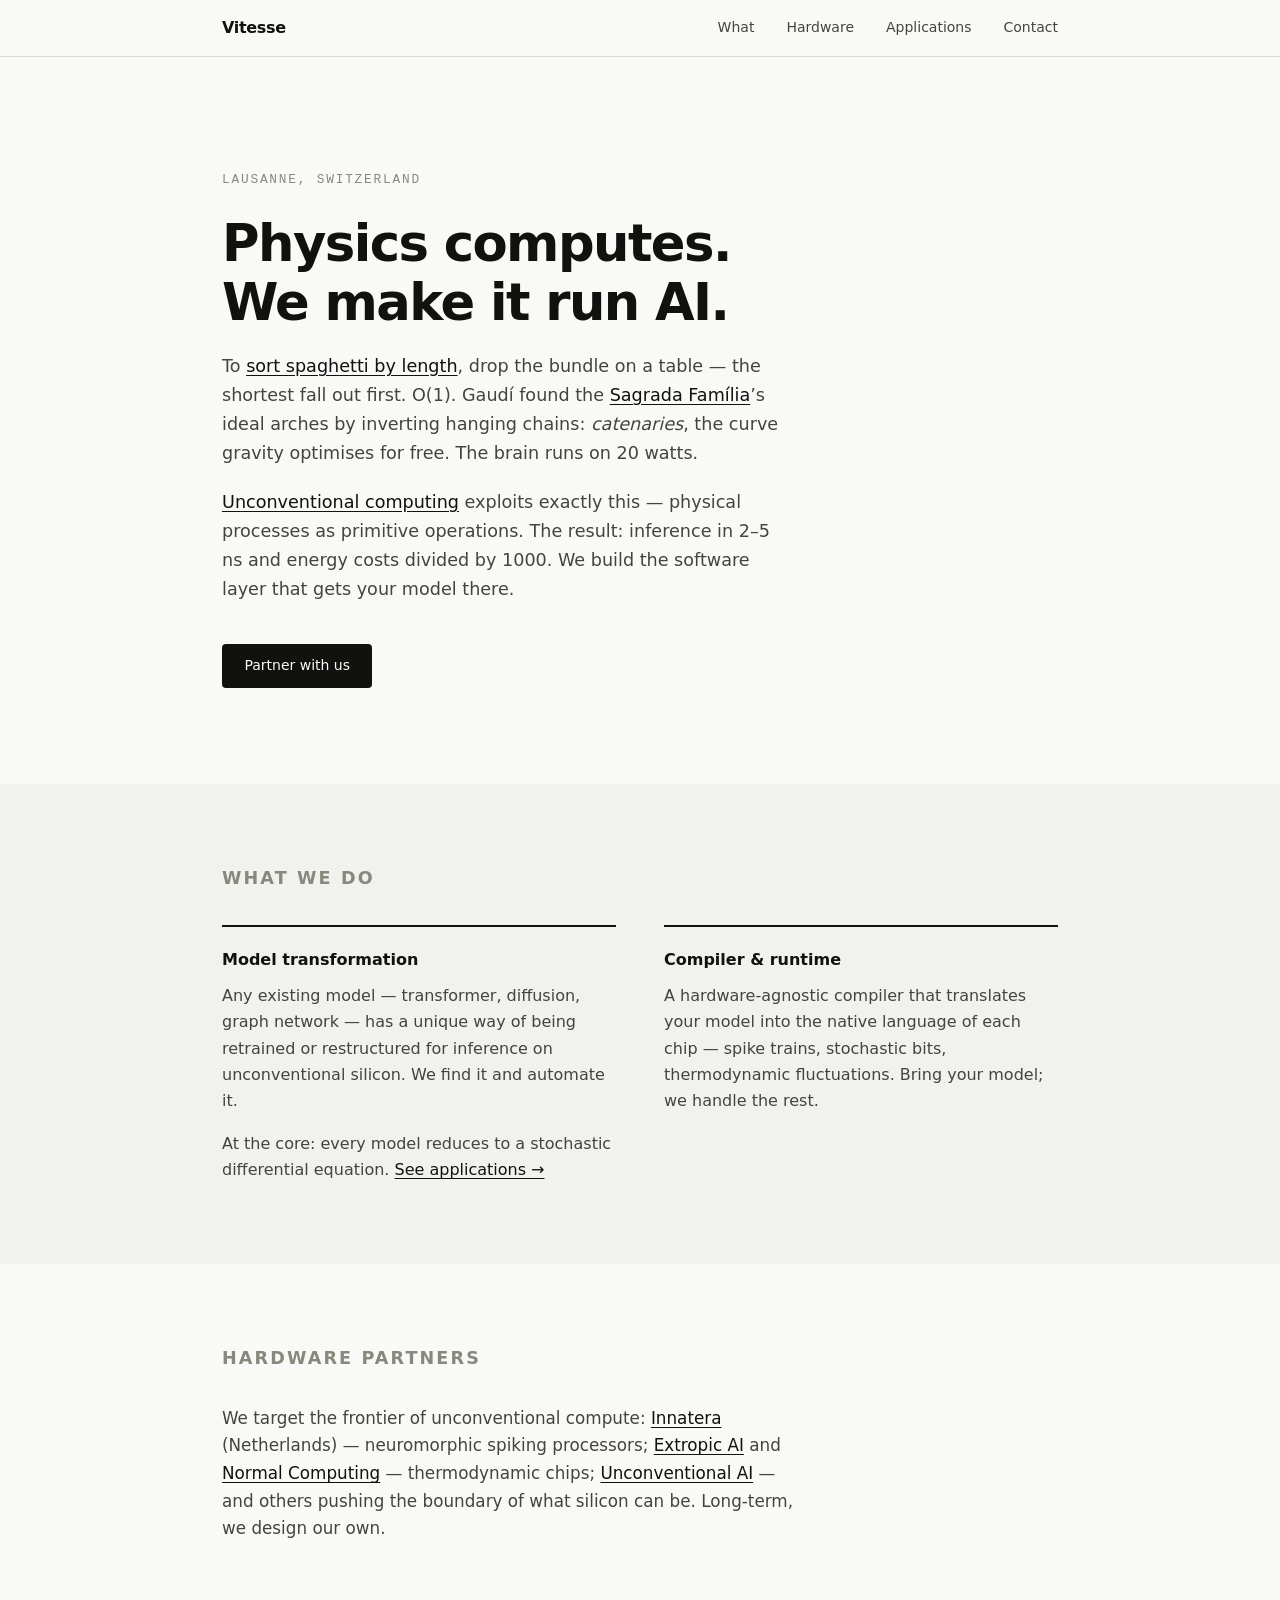
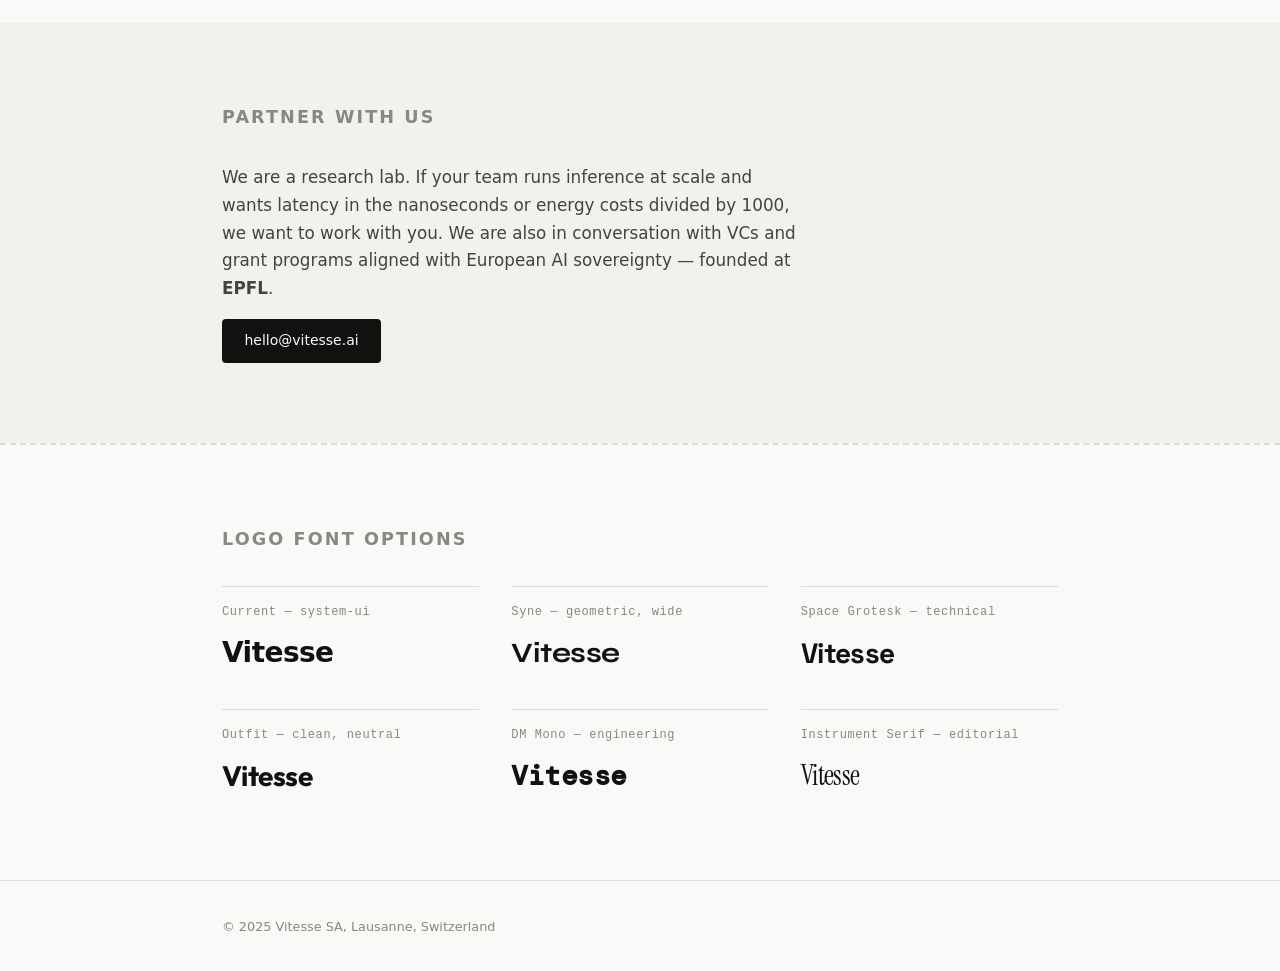
<file: index.html>
<!DOCTYPE html>
<html lang="en">
<head>
  <meta charset="UTF-8" />
  <meta name="viewport" content="width=device-width, initial-scale=1.0" />
  <title>Vitesse — Unconventional AI Acceleration</title>
  <link rel="preconnect" href="https://fonts.googleapis.com" />
  <link rel="preconnect" href="https://fonts.gstatic.com" crossorigin />
  <link href="https://fonts.googleapis.com/css2?family=Syne:wght@700&family=Space+Grotesk:wght@700&family=Outfit:wght@700&family=DM+Mono:wght@500&family=Instrument+Serif:ital@0;1&display=swap" rel="stylesheet" />
  <link rel="stylesheet" href="style.css" />
</head>
<body>

  <header>
    <div class="container">
      <span class="logo">Vitesse</span>
      <nav>
        <a href="#what">What</a>
        <a href="#hardware">Hardware</a>
        <a href="applications.html">Applications</a>
        <a href="#contact">Contact</a>
      </nav>
    </div>
  </header>

  <main>

    <section class="hero">
      <div class="container">
        <p class="location">Lausanne, Switzerland</p>
        <h1>Physics computes.<br>We make it run AI.</h1>
        <p class="sub">
          To <a href="https://en.wikipedia.org/wiki/Spaghetti_sort" target="_blank" rel="noopener" class="inline-link">sort spaghetti by length</a>,
          drop the bundle on a table — the shortest fall out first. O(1).
          Gaudí found the <a href="https://dataphys.org/list/gaudis-hanging-chain-models/" target="_blank" rel="noopener" class="inline-link">Sagrada Família</a>’s
          ideal arches by inverting hanging chains: <em>catenaries</em>, the curve
          gravity optimises for free. The brain runs on 20 watts.
        </p>
        <p class="sub">
          <a href="https://en.wikipedia.org/wiki/Unconventional_computing" target="_blank" rel="noopener" class="inline-link">Unconventional computing</a>
          exploits exactly this — physical processes as primitive operations.
          The result: inference in 2–5 ns and energy costs divided by 1000.
          We build the software layer that gets your model there.
        </p>
        <a href="#contact" class="cta">Partner with us</a>
      </div>
    </section>

    <section id="what" class="alt">
      <div class="container">
        <h2>What we do</h2>
        <div class="grid-2">
          <div class="card">
            <h3>Model transformation</h3>
            <p>
              Any existing model — transformer, diffusion, graph network — has a unique
              way of being retrained or restructured for inference on unconventional silicon.
              We find it and automate it.
            </p>
            <p>
              At the core: every model reduces to a stochastic differential equation.
              <a href="applications.html" class="inline-link">See applications →</a>
            </p>
          </div>
          <div class="card">
            <h3>Compiler &amp; runtime</h3>
            <p>
              A hardware-agnostic compiler that translates your model into the native
              language of each chip — spike trains, stochastic bits, thermodynamic
              fluctuations. Bring your model; we handle the rest.
            </p>
          </div>
        </div>
      </div>
    </section>

    <section id="hardware">
      <div class="container">
        <h2>Hardware partners</h2>
        <p class="section-sub">
          We target the frontier of unconventional compute:
          <a href="https://www.innatera.com" target="_blank" rel="noopener" class="inline-link">Innatera</a> (Netherlands) —
          neuromorphic spiking processors;
          <a href="https://www.extropic.ai" target="_blank" rel="noopener" class="inline-link">Extropic AI</a> and
          <a href="https://www.normalcomputing.com" target="_blank" rel="noopener" class="inline-link">Normal Computing</a> —
          thermodynamic chips; <a href="https://unconv.ai/" target="_blank" rel="noopener" class="inline-link">Unconventional AI</a> — and others pushing
          the boundary of what silicon can be. Long-term, we design our own.
        </p>
      </div>
    </section>

    <section id="contact" class="alt">
      <div class="container">
        <h2>Partner with us</h2>
        <p class="section-sub">
          We are a research lab. If your team runs inference at scale and wants latency
          in the nanoseconds or energy costs divided by 1000, we want to work with you.
          We are also in conversation with VCs and grant programs aligned with
          European AI sovereignty — founded at <strong>EPFL</strong>.
        </p>
        <a href="mailto:hello@vitesse.ai" class="cta">hello@vitesse.ai</a>
      </div>
    </section>

  </main>

  <!-- Font preview — remove once a logo font is chosen -->
  <section class="font-preview">
    <div class="container">
      <h2>Logo font options</h2>
      <div class="font-grid">
        <div class="font-sample">
          <span class="sample-name">Current — system-ui</span>
          <span class="sample-logo" style="font-family: system-ui, sans-serif; font-weight: 700;">Vitesse</span>
        </div>
        <div class="font-sample">
          <span class="sample-name">Syne — geometric, wide</span>
          <span class="sample-logo" style="font-family: 'Syne', sans-serif;">Vitesse</span>
        </div>
        <div class="font-sample">
          <span class="sample-name">Space Grotesk — technical</span>
          <span class="sample-logo" style="font-family: 'Space Grotesk', sans-serif;">Vitesse</span>
        </div>
        <div class="font-sample">
          <span class="sample-name">Outfit — clean, neutral</span>
          <span class="sample-logo" style="font-family: 'Outfit', sans-serif;">Vitesse</span>
        </div>
        <div class="font-sample">
          <span class="sample-name">DM Mono — engineering</span>
          <span class="sample-logo" style="font-family: 'DM Mono', monospace;">Vitesse</span>
        </div>
        <div class="font-sample">
          <span class="sample-name">Instrument Serif — editorial</span>
          <span class="sample-logo" style="font-family: 'Instrument Serif', serif; font-weight: 400;">Vitesse</span>
        </div>
      </div>
    </div>
  </section>

  <footer>
    <div class="container">
      <span>© 2025 Vitesse SA, Lausanne, Switzerland</span>
    </div>
  </footer>

</body>
</html>
</file>
<file: style.css>
/* ── Reset & base ─────────────────────────────────────── */
*, *::before, *::after { box-sizing: border-box; margin: 0; padding: 0; }

:root {
  --bg:       #f9f9f7;
  --bg-alt:   #f1f1ed;
  --ink:      #111110;
  --ink-mid:  #44443f;
  --ink-light:#88887f;
  --accent:   #2a52c9;
  --border:   #ddddd8;
  --radius:   4px;
  --font:     'Inter', system-ui, -apple-system, sans-serif;
  --mono:     'JetBrains Mono', 'Fira Mono', monospace;
}

html { font-size: 16px; scroll-behavior: smooth; }

body {
  background: var(--bg);
  color: var(--ink);
  font-family: var(--font);
  line-height: 1.65;
  -webkit-font-smoothing: antialiased;
}

/* ── Layout ───────────────────────────────────────────── */
.container {
  max-width: 900px;
  margin: 0 auto;
  padding: 0 2rem;
}

section { padding: 5rem 0; }
section.alt { background: var(--bg-alt); }

/* ── Typography ───────────────────────────────────────── */
h1 {
  font-size: clamp(2rem, 5vw, 3.2rem);
  font-weight: 600;
  letter-spacing: -0.03em;
  line-height: 1.15;
  margin-bottom: 1.25rem;
}

h2 {
  font-size: 1.1rem;
  font-weight: 600;
  text-transform: uppercase;
  letter-spacing: 0.12em;
  color: var(--ink-light);
  margin-bottom: 2rem;
}

h3 {
  font-size: 1rem;
  font-weight: 600;
  margin-bottom: 0.6rem;
}

p { color: var(--ink-mid); margin-bottom: 1rem; }
p:last-child { margin-bottom: 0; }

.section-sub {
  max-width: 580px;
  font-size: 1.05rem;
}

/* ── Header ───────────────────────────────────────────── */
header {
  position: sticky;
  top: 0;
  z-index: 10;
  background: var(--bg);
  border-bottom: 1px solid var(--border);
}

header .container {
  display: flex;
  align-items: center;
  justify-content: space-between;
  height: 56px;
}

.logo {
  font-weight: 700;
  font-size: 1rem;
  letter-spacing: -0.02em;
  color: var(--ink);
}

nav { display: flex; gap: 2rem; }

nav a {
  font-size: 0.875rem;
  color: var(--ink-mid);
  text-decoration: none;
  transition: color 0.15s;
}
nav a:hover { color: var(--ink); }

/* ── Hero ─────────────────────────────────────────────── */
.hero { padding: 7rem 0 6rem; }

.location {
  font-size: 0.8rem;
  text-transform: uppercase;
  letter-spacing: 0.14em;
  color: var(--ink-light);
  margin-bottom: 1.5rem;
  font-family: var(--mono);
}

.hero .sub {
  max-width: 560px;
  font-size: 1.1rem;
  margin-bottom: 1.25rem;
}

.hero .sub:last-of-type { margin-bottom: 2.5rem; }

.inline-link {
  color: var(--ink);
  text-decoration: underline;
  text-underline-offset: 3px;
}
.inline-link:hover { color: var(--accent); }

/* ── CTA button ───────────────────────────────────────── */
.cta {
  display: inline-block;
  background: var(--ink);
  color: var(--bg);
  font-size: 0.875rem;
  font-weight: 500;
  padding: 0.65rem 1.4rem;
  border-radius: var(--radius);
  text-decoration: none;
  transition: background 0.15s;
}
.cta:hover { background: var(--accent); }

/* ── Grids ────────────────────────────────────────────── */
.grid-2 {
  display: grid;
  grid-template-columns: 1fr 1fr;
  gap: 3rem;
}

/* ── Cards ────────────────────────────────────────────── */
.card {
  border-top: 2px solid var(--ink);
  padding-top: 1.25rem;
}

/* ── Font preview (temporary) ──────────────────────── */
.font-preview {
  border-top: 2px dashed var(--border);
  background: var(--bg);
}

.font-grid {
  display: grid;
  grid-template-columns: repeat(3, 1fr);
  gap: 2rem;
}

.font-sample {
  display: flex;
  flex-direction: column;
  gap: 0.5rem;
  border-top: 1px solid var(--border);
  padding-top: 1rem;
}

.sample-name {
  font-size: 0.75rem;
  color: var(--ink-light);
  font-family: var(--mono);
  letter-spacing: 0.05em;
}

.sample-logo {
  font-size: 1.75rem;
  font-weight: 700;
  color: var(--ink);
  letter-spacing: -0.02em;
}

/* ── Footer ───────────────────────────────────────────── */
footer {
  border-top: 1px solid var(--border);
  padding: 2rem 0;
}

footer span {
  font-size: 0.8rem;
  color: var(--ink-light);
}

/* ── Responsive ───────────────────────────────────────── */
@media (max-width: 680px) {
  .grid-2, .grid-3 { grid-template-columns: 1fr; gap: 2rem; }
  .font-grid { grid-template-columns: 1fr 1fr; }
  nav { gap: 1.25rem; }
  .hero { padding: 4rem 0; }
  section { padding: 3.5rem 0; }
}
</file>
